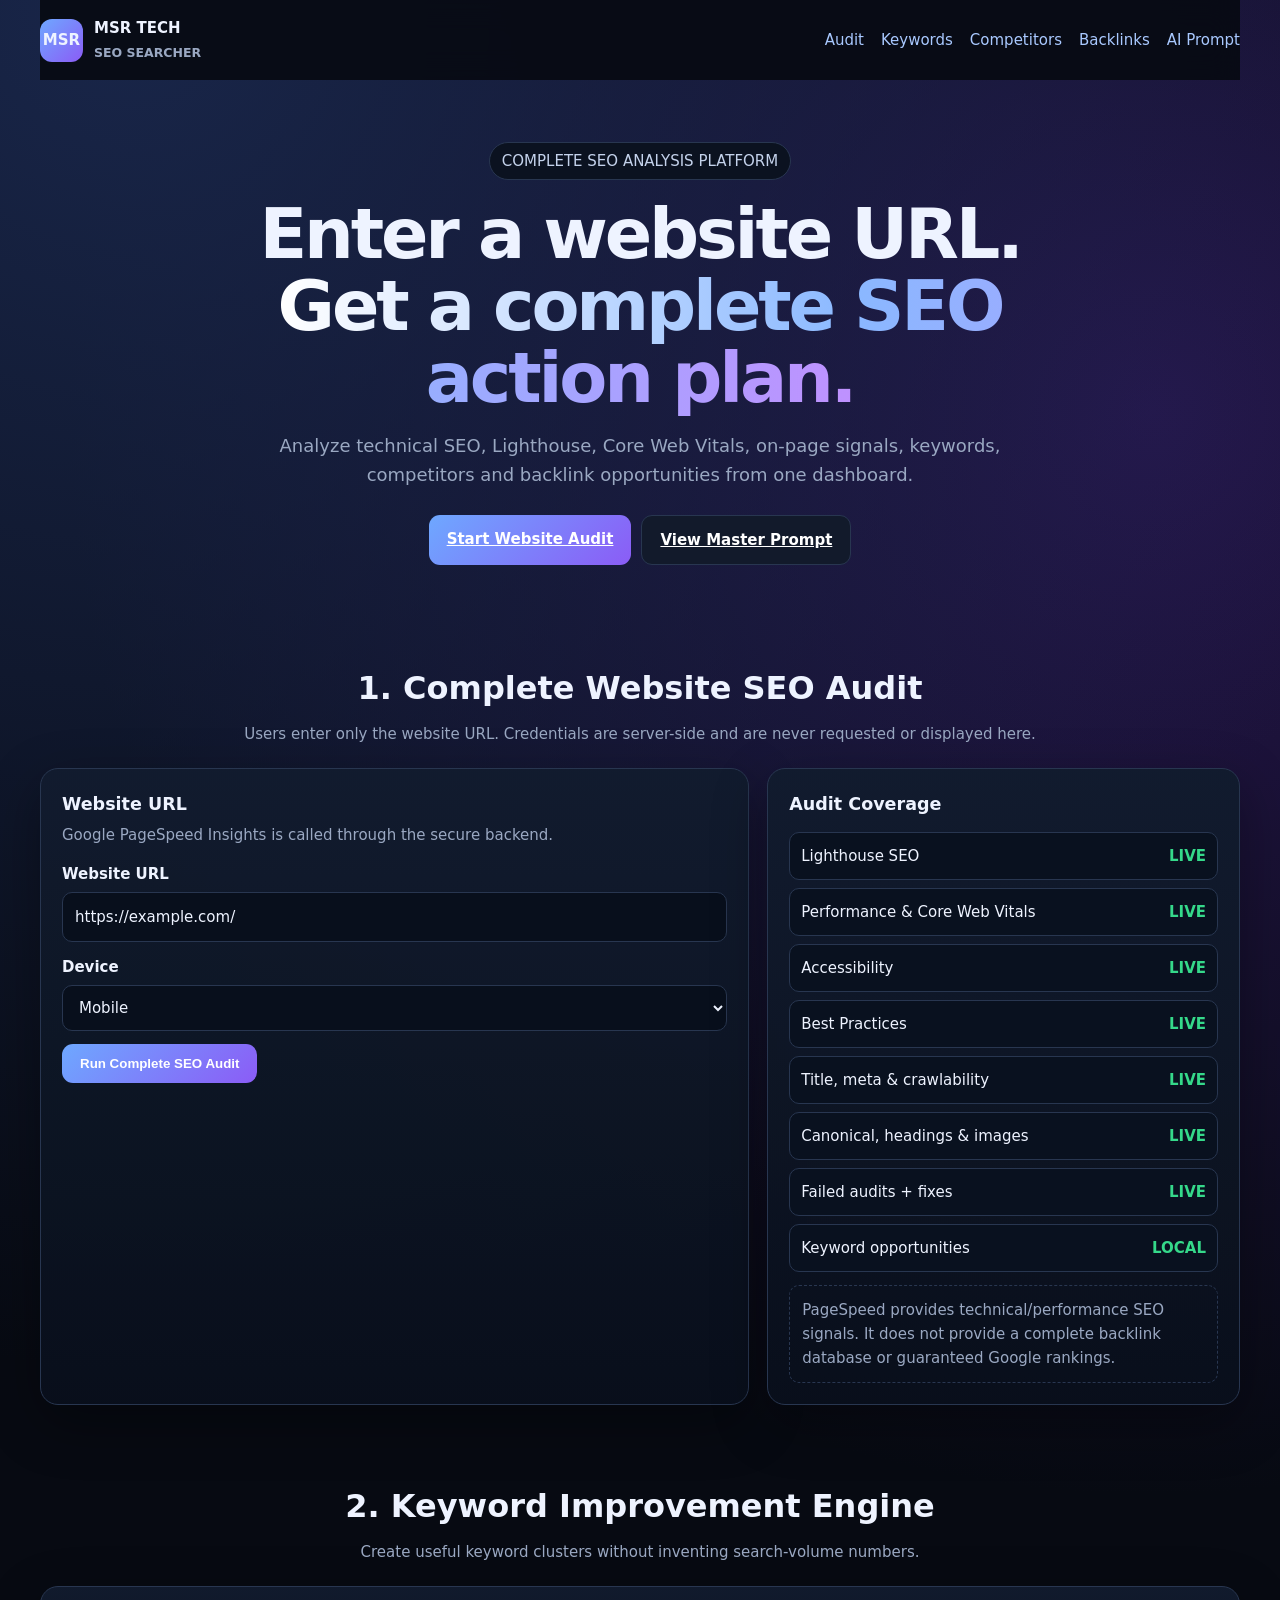
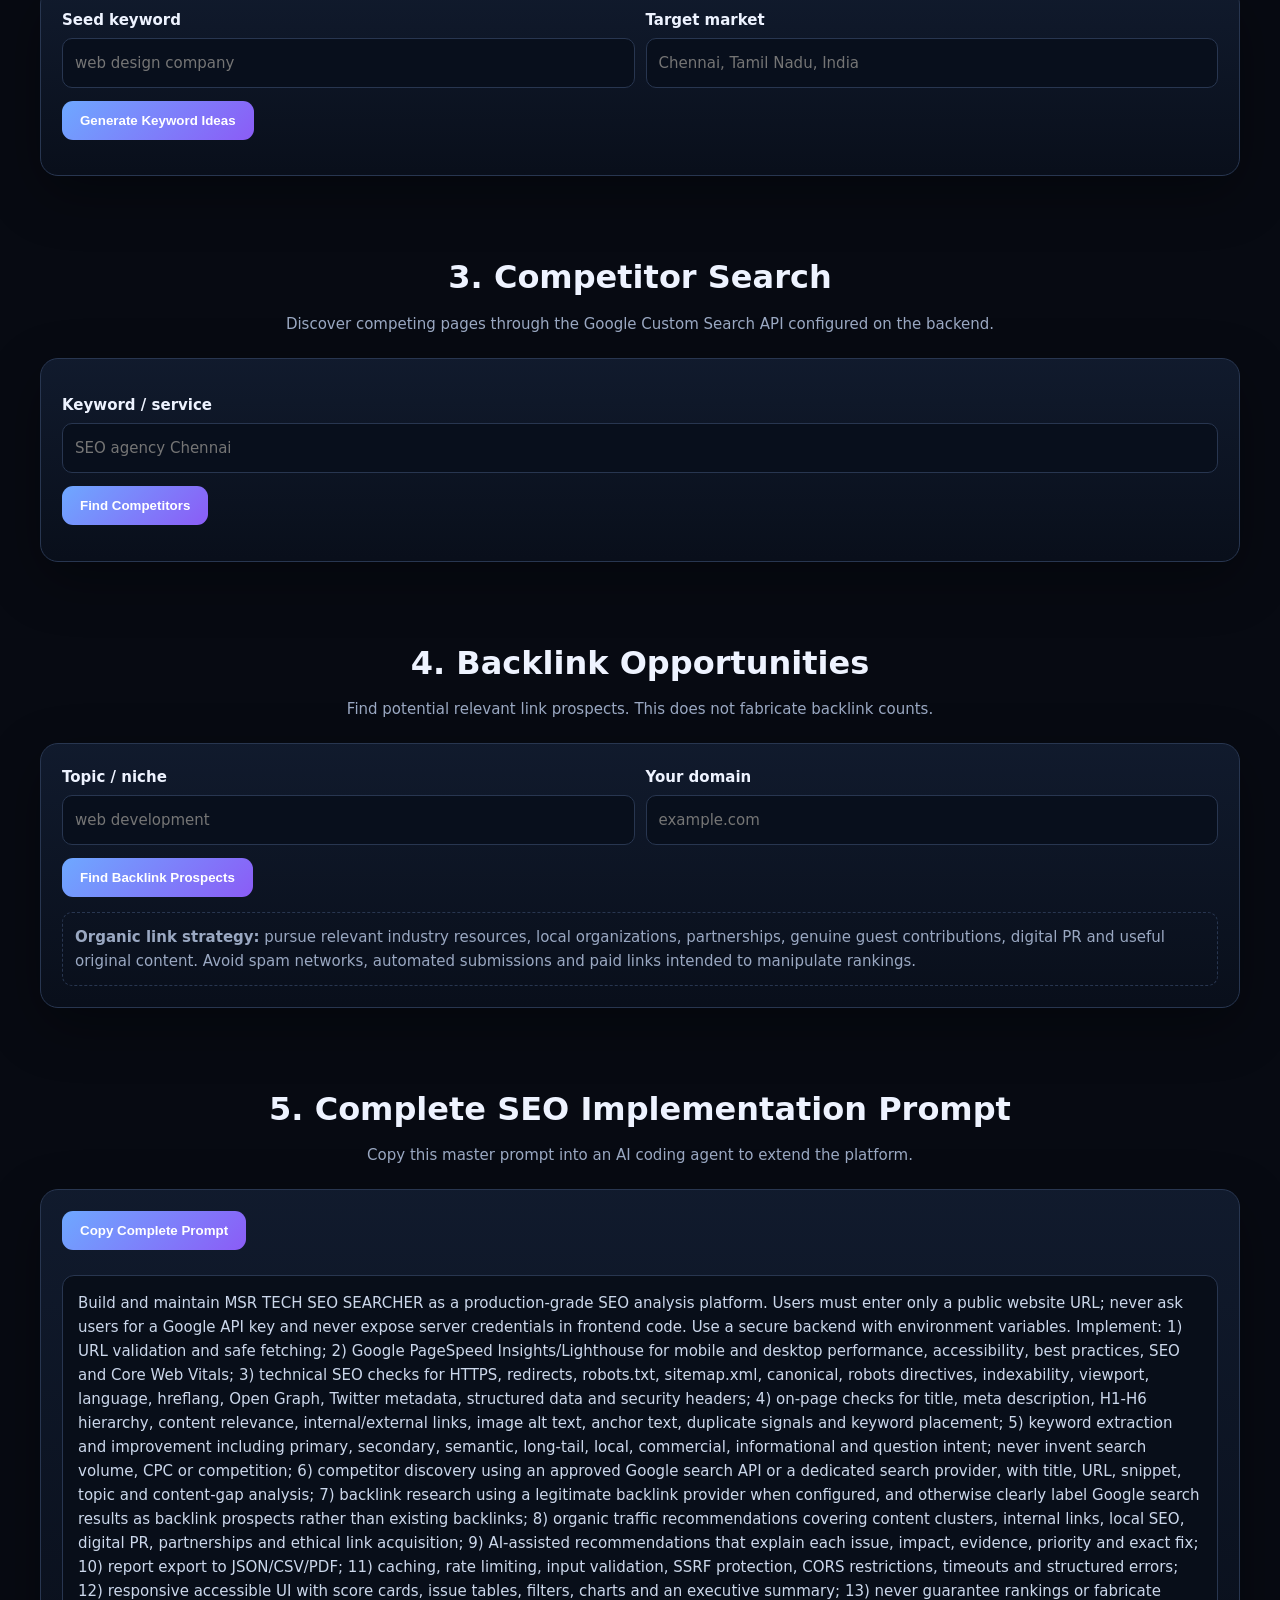
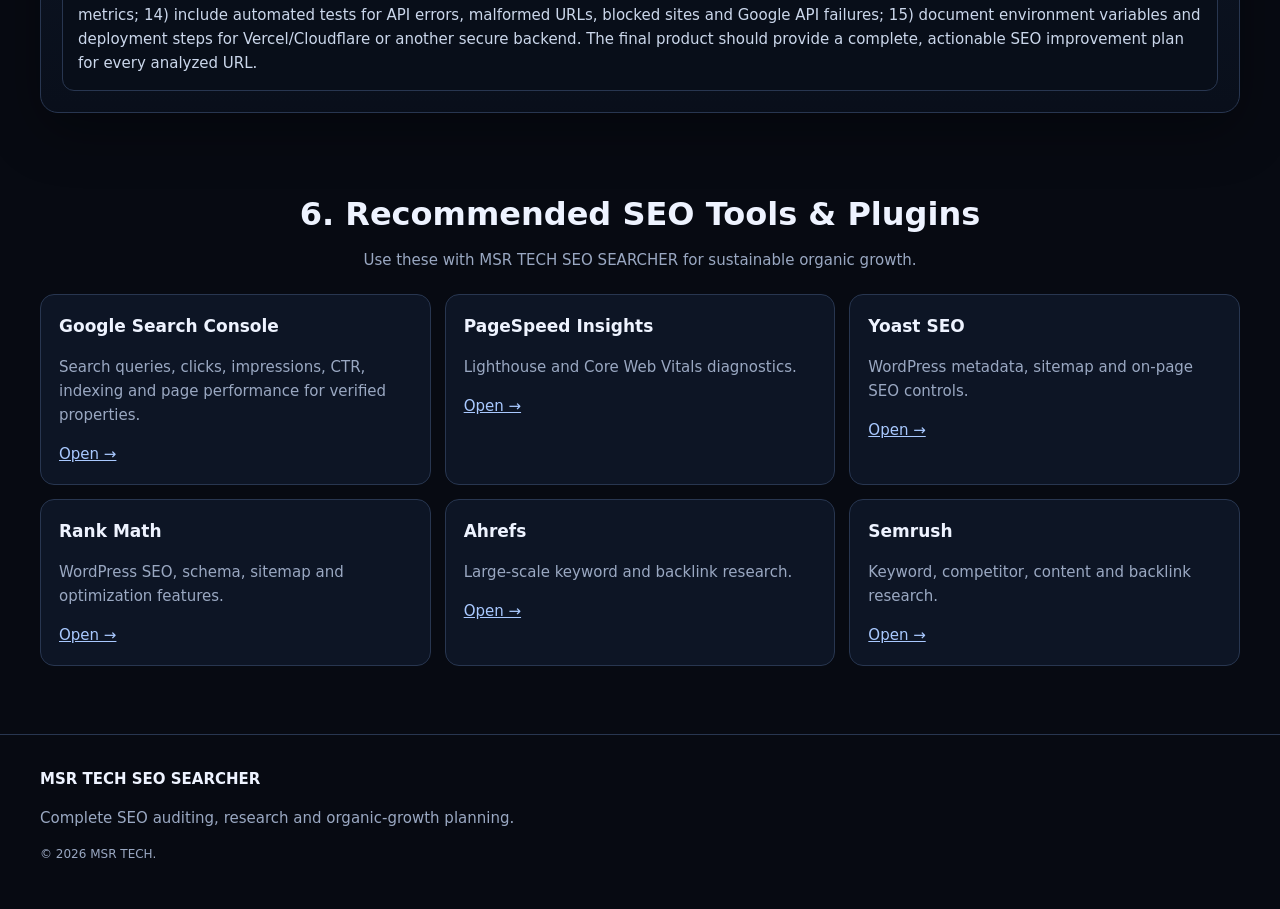
<file: index.html>
<!doctype html>
<html lang="en">
<head>
<meta charset="utf-8"><meta name="viewport" content="width=device-width,initial-scale=1">
<title>MSR Tech SEO Searcher — Complete Website SEO Audit</title>
<meta name="description" content="Analyze a website URL for SEO, PageSpeed, Core Web Vitals, keywords, competitors, backlink opportunities and actionable improvements.">
<meta name="robots" content="index,follow,max-image-preview:large">
<link rel="canonical" href="https://sanjayrajm.github.io/">
<meta property="og:type" content="website"><meta property="og:title" content="MSR Tech SEO Searcher"><meta property="og:description" content="Complete website SEO audit, performance analysis, keyword planning, competitor research and backlink opportunities."><meta property="og:url" content="https://sanjayrajm.github.io/">
<script type="application/ld+json">{"@context":"https://schema.org","@type":"WebApplication","name":"MSR Tech SEO Searcher","url":"https://sanjayrajm.github.io/","applicationCategory":"SEOApplication","operatingSystem":"Web Browser","author":{"@type":"Organization","name":"MSR TECH"},"offers":{"@type":"Offer","price":"0","priceCurrency":"USD"}}</script>
<style>
:root{--bg:#070a12;--card:#0e1626;--card2:#0a111e;--text:#eef3ff;--muted:#9aa8c2;--line:#283650;--blue:#6ea8ff;--purple:#8b5cf6;--green:#35d98a;--yellow:#f4c44e;--red:#ff6878;--max:1200px}*{box-sizing:border-box}html{scroll-behavior:smooth}body{margin:0;background:radial-gradient(circle at 10% 0,#19264a 0,transparent 32%),radial-gradient(circle at 90% 10%,#26164d 0,transparent 28%),var(--bg);color:var(--text);font:15px/1.6 Inter,system-ui,-apple-system,Segoe UI,Roboto,Arial,sans-serif}.wrap{width:min(var(--max),calc(100% - 30px));margin:auto}a{color:#a9c9ff}.nav{position:sticky;top:0;z-index:20;display:flex;align-items:center;justify-content:space-between;padding:16px 0;background:#070a12e8;backdrop-filter:blur(14px)}.brand{display:flex;gap:11px;align-items:center;text-decoration:none;color:var(--text);font-weight:800}.mark{width:43px;height:43px;border-radius:12px;background:linear-gradient(135deg,var(--blue),var(--purple));display:grid;place-items:center}.links{display:flex;gap:17px;color:var(--muted)}.links a{text-decoration:none}.hero{text-align:center;padding:62px 0 35px}.badge{display:inline-block;padding:6px 12px;border:1px solid var(--line);border-radius:99px;color:#c4d2eb;background:#0b1220}.hero h1{font-size:clamp(38px,7vw,70px);line-height:1.03;letter-spacing:-.045em;max-width:950px;margin:18px auto}.gradient{background:linear-gradient(90deg,#fff,#8ab8ff,#bf91ff);-webkit-background-clip:text;background-clip:text;color:transparent}.hero p{max-width:780px;margin:auto;color:var(--muted);font-size:18px}.actions{display:flex;justify-content:center;gap:10px;flex-wrap:wrap;margin:25px 0}.btn{border:0;border-radius:11px;padding:12px 18px;background:linear-gradient(135deg,var(--blue),var(--purple));color:#fff;font-weight:800;cursor:pointer}.btn.alt{background:#121a2b;border:1px solid var(--line)}.section{padding:38px 0}.section>h2{text-align:center;font-size:32px;margin:0 0 8px}.section>p{text-align:center;color:var(--muted);max-width:800px;margin:0 auto 22px}.grid{display:grid;grid-template-columns:1.2fr .8fr;gap:18px}.card{background:linear-gradient(180deg,rgba(17,27,46,.96),rgba(9,15,27,.96));border:1px solid var(--line);border-radius:18px;padding:21px;box-shadow:0 18px 55px #0005}.card h3{margin:0 0 5px}.sub{color:var(--muted);margin-top:0}.field{margin:13px 0}.label{display:block;font-weight:700;margin-bottom:6px}input,select{width:100%;padding:12px;border:1px solid var(--line);border-radius:10px;background:#080f1c;color:var(--text);font:inherit;outline:none}input:focus,select:focus{border-color:var(--blue)}.two{display:grid;grid-template-columns:1fr 1fr;gap:11px}.status{display:none;margin-top:12px;padding:11px;border:1px solid var(--line);border-radius:10px;background:#09101c}.status.error{color:#ff9ca7;border-color:#63303a}.status.ok{color:#8af0b9}.metrics{display:grid;grid-template-columns:repeat(4,1fr);gap:10px;margin-top:15px}.metric{padding:13px;border:1px solid var(--line);border-radius:12px;background:#09111f}.metric b{font-size:25px;display:block}.metric span{font-size:12px;color:var(--muted)}.checks{display:grid;gap:8px;margin-top:14px}.check{display:flex;justify-content:space-between;gap:12px;padding:11px;border:1px solid var(--line);border-radius:10px;background:#09111f}.good{color:var(--green)}.warn{color:var(--yellow)}.bad{color:var(--red)}.score{font-size:42px;font-weight:900}.small{font-size:12px;color:var(--muted)}.result{margin-top:15px}.tablewrap{overflow:auto}.table{width:100%;border-collapse:collapse;min-width:650px}.table th,.table td{text-align:left;padding:10px;border-bottom:1px solid var(--line)}.table th{color:#c7d5ed}.tags{display:flex;flex-wrap:wrap;gap:8px;margin-top:14px}.tag{padding:7px 10px;background:#17243c;border:1px solid var(--line);border-radius:99px;color:#c8d5eb}.notice{margin-top:13px;padding:12px;border:1px dashed var(--line);border-radius:10px;color:var(--muted)}.cards{display:grid;grid-template-columns:repeat(3,1fr);gap:14px}.mini{padding:18px;border:1px solid var(--line);border-radius:14px;background:#0d1525}.mini b{font-size:17px}.mini p{color:var(--muted)}.prompt{white-space:pre-wrap;background:#080e19;border:1px solid var(--line);border-radius:12px;padding:15px;max-height:430px;overflow:auto;color:#cbd7eb}.footer{border-top:1px solid var(--line);margin-top:30px;padding:32px 0;color:var(--muted)}@media(max-width:900px){.grid{grid-template-columns:1fr}.cards{grid-template-columns:1fr 1fr}.links{display:none}}@media(max-width:600px){.wrap{width:calc(100% - 20px)}.two,.metrics,.cards{grid-template-columns:1fr}.hero{padding-top:40px}.card{padding:16px}}
</style></head>
<body>
<header class="wrap nav"><a class="brand" href="#top"><span class="mark">MSR</span><span>MSR TECH<br><small style="color:var(--muted)">SEO SEARCHER</small></span></a><nav class="links"><a href="#audit">Audit</a><a href="#keywords">Keywords</a><a href="#competitors">Competitors</a><a href="#backlinks">Backlinks</a><a href="#prompt">AI Prompt</a></nav></header>
<main id="top">
<section class="hero wrap"><span class="badge">COMPLETE SEO ANALYSIS PLATFORM</span><h1>Enter a website URL.<br><span class="gradient">Get a complete SEO action plan.</span></h1><p>Analyze technical SEO, Lighthouse, Core Web Vitals, on-page signals, keywords, competitors and backlink opportunities from one dashboard.</p><div class="actions"><a class="btn" href="#audit">Start Website Audit</a><a class="btn alt" href="#prompt">View Master Prompt</a></div></section>
<section id="audit" class="wrap section"><h2>1. Complete Website SEO Audit</h2><p>Users enter only the website URL. Credentials are server-side and are never requested or displayed here.</p><div class="grid"><div class="card"><h3>Website URL</h3><p class="sub">Google PageSpeed Insights is called through the secure backend.</p><div class="field"><label class="label" for="auditUrl">Website URL</label><input id="auditUrl" value="https://example.com/" placeholder="https://yourwebsite.com/"></div><div class="field"><label class="label" for="strategy">Device</label><select id="strategy"><option value="mobile">Mobile</option><option value="desktop">Desktop</option></select></div><button class="btn" onclick="runAudit()">Run Complete SEO Audit</button><div id="auditStatus" class="status"></div><div id="auditOutput"></div></div><div class="card"><h3>Audit Coverage</h3><div class="checks"><div class="check"><span>Lighthouse SEO</span><b class="good">LIVE</b></div><div class="check"><span>Performance & Core Web Vitals</span><b class="good">LIVE</b></div><div class="check"><span>Accessibility</span><b class="good">LIVE</b></div><div class="check"><span>Best Practices</span><b class="good">LIVE</b></div><div class="check"><span>Title, meta & crawlability</span><b class="good">LIVE</b></div><div class="check"><span>Canonical, headings & images</span><b class="good">LIVE</b></div><div class="check"><span>Failed audits + fixes</span><b class="good">LIVE</b></div><div class="check"><span>Keyword opportunities</span><b class="good">LOCAL</b></div></div><div class="notice">PageSpeed provides technical/performance SEO signals. It does not provide a complete backlink database or guaranteed Google rankings.</div></div></div></section>
<section id="keywords" class="wrap section"><h2>2. Keyword Improvement Engine</h2><p>Create useful keyword clusters without inventing search-volume numbers.</p><div class="card"><div class="two"><div><label class="label" for="seed">Seed keyword</label><input id="seed" placeholder="web design company"></div><div><label class="label" for="market">Target market</label><input id="market" placeholder="Chennai, Tamil Nadu, India"></div></div><button class="btn" style="margin-top:13px" onclick="makeKeywords()">Generate Keyword Ideas</button><div id="keywordOut" class="tags"></div></div></section>
<section id="competitors" class="wrap section"><h2>3. Competitor Search</h2><p>Discover competing pages through the Google Custom Search API configured on the backend.</p><div class="card"><div class="field"><label class="label" for="compQuery">Keyword / service</label><input id="compQuery" placeholder="SEO agency Chennai"></div><button class="btn" onclick="searchGoogle('competitors')">Find Competitors</button><div id="compStatus" class="status"></div><div id="compOut" class="result"></div></div></section>
<section id="backlinks" class="wrap section"><h2>4. Backlink Opportunities</h2><p>Find potential relevant link prospects. This does not fabricate backlink counts.</p><div class="card"><div class="two"><div><label class="label" for="linkTopic">Topic / niche</label><input id="linkTopic" placeholder="web development"></div><div><label class="label" for="domain">Your domain</label><input id="domain" placeholder="example.com"></div></div><button class="btn" style="margin-top:13px" onclick="searchGoogle('backlinks')">Find Backlink Prospects</button><div id="linkStatus" class="status"></div><div id="linkOut" class="result"></div><div class="notice"><b>Organic link strategy:</b> pursue relevant industry resources, local organizations, partnerships, genuine guest contributions, digital PR and useful original content. Avoid spam networks, automated submissions and paid links intended to manipulate rankings.</div></div></section>
<section id="prompt" class="wrap section"><h2>5. Complete SEO Implementation Prompt</h2><p>Copy this master prompt into an AI coding agent to extend the platform.</p><div class="card"><div class="actions" style="justify-content:flex-start;margin-top:0"><button class="btn" onclick="copyPrompt()">Copy Complete Prompt</button></div><div id="masterPrompt" class="prompt"></div></div></section>
<section class="wrap section"><h2>6. Recommended SEO Tools & Plugins</h2><p>Use these with MSR TECH SEO SEARCHER for sustainable organic growth.</p><div class="cards"><article class="mini"><b>Google Search Console</b><p>Search queries, clicks, impressions, CTR, indexing and page performance for verified properties.</p><a href="https://search.google.com/search-console" target="_blank" rel="noopener">Open →</a></article><article class="mini"><b>PageSpeed Insights</b><p>Lighthouse and Core Web Vitals diagnostics.</p><a href="https://pagespeed.web.dev/" target="_blank" rel="noopener">Open →</a></article><article class="mini"><b>Yoast SEO</b><p>WordPress metadata, sitemap and on-page SEO controls.</p><a href="https://yoast.com/wordpress/plugins/seo/" target="_blank" rel="noopener">Open →</a></article><article class="mini"><b>Rank Math</b><p>WordPress SEO, schema, sitemap and optimization features.</p><a href="https://rankmath.com/" target="_blank" rel="noopener">Open →</a></article><article class="mini"><b>Ahrefs</b><p>Large-scale keyword and backlink research.</p><a href="https://ahrefs.com/" target="_blank" rel="noopener">Open →</a></article><article class="mini"><b>Semrush</b><p>Keyword, competitor, content and backlink research.</p><a href="https://www.semrush.com/" target="_blank" rel="noopener">Open →</a></article></div></section>
</main><footer class="footer"><div class="wrap"><b style="color:var(--text)">MSR TECH SEO SEARCHER</b><p>Complete SEO auditing, research and organic-growth planning.</p><p class="small">© <span id="year"></span> MSR TECH.</p></div></footer>
<script>
const API_BASE=window.MSR_API_BASE||'';
const promptText=`Build and maintain MSR TECH SEO SEARCHER as a production-grade SEO analysis platform. Users must enter only a public website URL; never ask users for a Google API key and never expose server credentials in frontend code. Use a secure backend with environment variables. Implement: 1) URL validation and safe fetching; 2) Google PageSpeed Insights/Lighthouse for mobile and desktop performance, accessibility, best practices, SEO and Core Web Vitals; 3) technical SEO checks for HTTPS, redirects, robots.txt, sitemap.xml, canonical, robots directives, indexability, viewport, language, hreflang, Open Graph, Twitter metadata, structured data and security headers; 4) on-page checks for title, meta description, H1-H6 hierarchy, content relevance, internal/external links, image alt text, anchor text, duplicate signals and keyword placement; 5) keyword extraction and improvement including primary, secondary, semantic, long-tail, local, commercial, informational and question intent; never invent search volume, CPC or competition; 6) competitor discovery using an approved Google search API or a dedicated search provider, with title, URL, snippet, topic and content-gap analysis; 7) backlink research using a legitimate backlink provider when configured, and otherwise clearly label Google search results as backlink prospects rather than existing backlinks; 8) organic traffic recommendations covering content clusters, internal links, local SEO, digital PR, partnerships and ethical link acquisition; 9) AI-assisted recommendations that explain each issue, impact, evidence, priority and exact fix; 10) report export to JSON/CSV/PDF; 11) caching, rate limiting, input validation, SSRF protection, CORS restrictions, timeouts and structured errors; 12) responsive accessible UI with score cards, issue tables, filters, charts and an executive summary; 13) never guarantee rankings or fabricate metrics; 14) include automated tests for API errors, malformed URLs, blocked sites and Google API failures; 15) document environment variables and deployment steps for Vercel/Cloudflare or another secure backend. The final product should provide a complete, actionable SEO improvement plan for every analyzed URL.`;
document.getElementById('year').textContent=new Date().getFullYear();document.getElementById('masterPrompt').textContent=promptText;
function setStatus(id,msg,error=false){const e=document.getElementById(id);e.style.display='block';e.className='status '+(error?'error':'ok');e.textContent=msg}
async function getJSON(path,options={}){const r=await fetch(API_BASE+path,options);const text=await r.text();let data;try{data=JSON.parse(text)}catch{throw new Error('Backend returned HTML instead of JSON. Deploy the secure API backend and set MSR_API_BASE for the GitHub Pages frontend.')}if(!r.ok)throw new Error(data.error||'Request failed');return data}
async function runAudit(){const url=document.getElementById('auditUrl').value.trim(),strategy=document.getElementById('strategy').value;if(!url)return setStatus('auditStatus','Enter a website URL.',true);setStatus('auditStatus','Running Google PageSpeed and Lighthouse analysis…');document.getElementById('auditOutput').innerHTML='';try{const d=await getJSON('/api/audit?url='+encodeURIComponent(url)+'&strategy='+encodeURIComponent(strategy));renderAudit(d);setStatus('auditStatus','Audit completed successfully.')}catch(e){setStatus('auditStatus',e.message,true)}}
function renderAudit(d){const s=d.scores||{},m=d.metrics||{};let h='<div class="metrics">';for(const [k,v] of Object.entries({SEO:s.seo,Performance:s.performance,Accessibility:s.accessibility,Best_Practices:s.bestPractices}))h+=`<div class="metric"><b>${v??'—'}</b><span>${k.replace('_',' ')}</span></div>`;h+='</div><div class="checks">';const auditMap={title:'SEO title',metaDescription:'Meta description',viewport:'Mobile viewport',canonical:'Canonical',robotsTxt:'Robots.txt',crawlable:'Crawlability',headings:'Heading structure',imageAlt:'Image ALT',linkText:'Link text'};for(const [k,label] of Object.entries(auditMap)){const a=d.seoAudits?.[k];if(!a)continue;const ok=a.score===1||a.score===null;h+=`<div class="check"><span><b>${label}</b><br><span class="small">${a.displayValue||a.title||''}</span></span><b class="${ok?'good':'bad'}">${ok?'PASS':'FIX'}</b></div>`}h+='</div><h3 style="margin-top:20px">Core Web Vitals & metrics</h3><div class="checks">';for(const [k,a] of Object.entries(m)){if(!a)continue;h+=`<div class="check"><span>${k.toUpperCase()}</span><b>${a.displayValue||'—'}</b></div>`}h+='</div><h3 style="margin-top:20px">Priority fixes</h3><div class="checks">';(d.failedAudits||[]).slice(0,12).forEach(a=>{h+=`<div class="check"><span><b>${esc(a.title)}</b><br><span class="small">${esc(strip(a.description||''))}</span></span><b class="bad">FIX</b></div>`});h+='</div>';document.getElementById('auditOutput').innerHTML=h}
function strip(x){return x.replace(/<[^>]*>/g,' ')}function esc(x){return String(x).replace(/[&<>"']/g,c=>({'&':'&amp;','<':'&lt;','>':'&gt;','"':'&quot;',"'":'&#39;'}[c]))}
function makeKeywords(){const seed=document.getElementById('seed').value.trim(),market=document.getElementById('market').value.trim();if(!seed)return;const base=[seed,`best ${seed}`,`professional ${seed}`,`affordable ${seed}`,`${seed} services`,`top ${seed}`,`${seed} company`,`how to choose ${seed}`,`${seed} price`,`online ${seed}`,`${seed} near me`,`local ${seed}`,`${seed} in ${market||'your city'}`,`${seed} for small business`,`expert ${seed}`];document.getElementById('keywordOut').innerHTML=base.map(x=>`<span class="tag">${esc(x)}</span>`).join('')}
async function searchGoogle(mode){const q=(mode==='competitors'?document.getElementById('compQuery').value:document.getElementById('linkTopic').value).trim(),domain=document.getElementById('domain')?.value.trim()||'';const status=mode==='competitors'?'compStatus':'linkStatus',out=mode==='competitors'?'compOut':'linkOut';if(!q)return setStatus(status,'Enter a search topic.',true);setStatus(status,'Searching Google…');document.getElementById(out).innerHTML='';try{const d=await getJSON('/api/search?q='+encodeURIComponent(q)+'&mode='+mode+'&domain='+encodeURIComponent(domain));let h='<div class="tablewrap"><table class="table"><thead><tr><th>Result</th><th>URL</th><th>Snippet</th></tr></thead><tbody>';(d.items||[]).forEach(x=>{h+=`<tr><td><a href="${esc(x.link)}" target="_blank" rel="noopener noreferrer">${esc(x.title)}</a></td><td>${esc(x.displayLink||'')}</td><td>${esc(x.snippet||'')}</td></tr>`});h+='</tbody></table></div>';document.getElementById(out).innerHTML=h;setStatus(status,`${d.items?.length||0} results returned.`)}catch(e){setStatus(status,e.message,true)}}
async function copyPrompt(){try{await navigator.clipboard.writeText(promptText);alert('Complete SEO prompt copied.')}catch{alert('Select and copy the prompt manually.')}}
</script></body></html>
</file>
